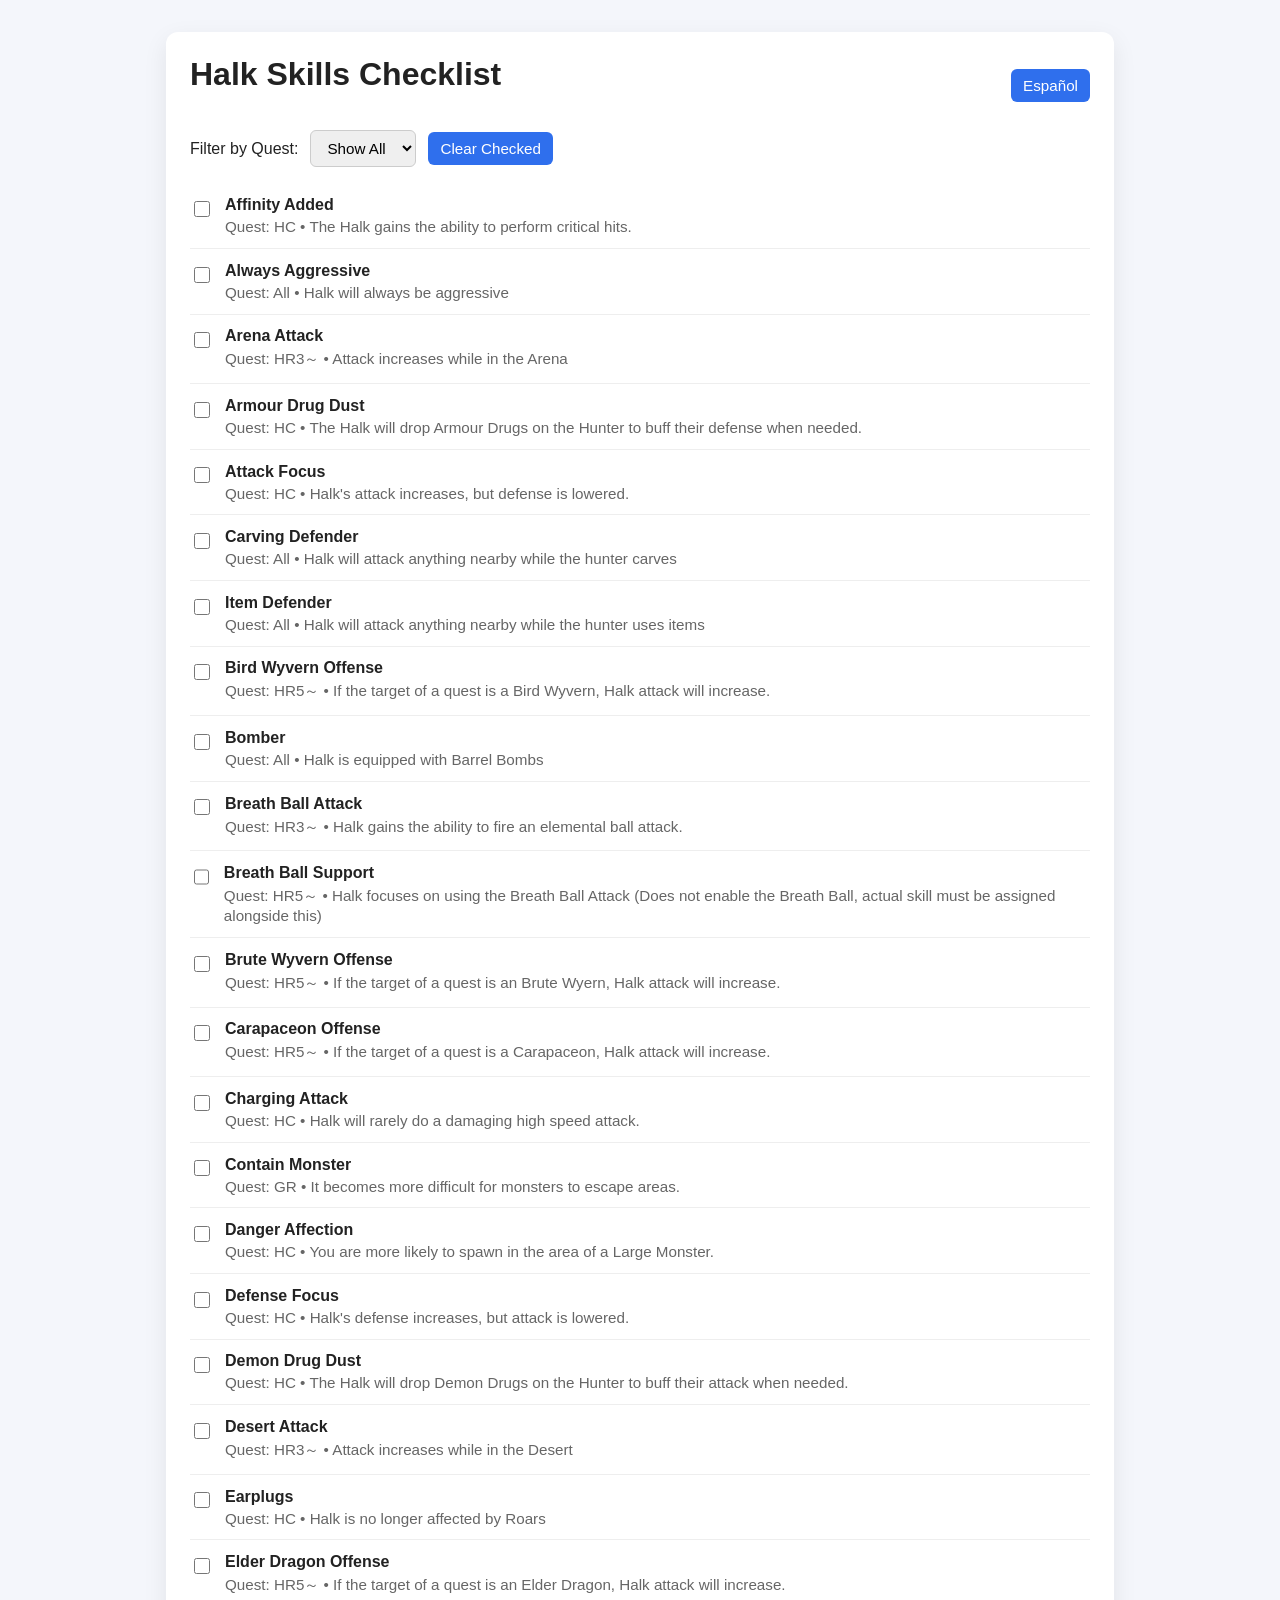
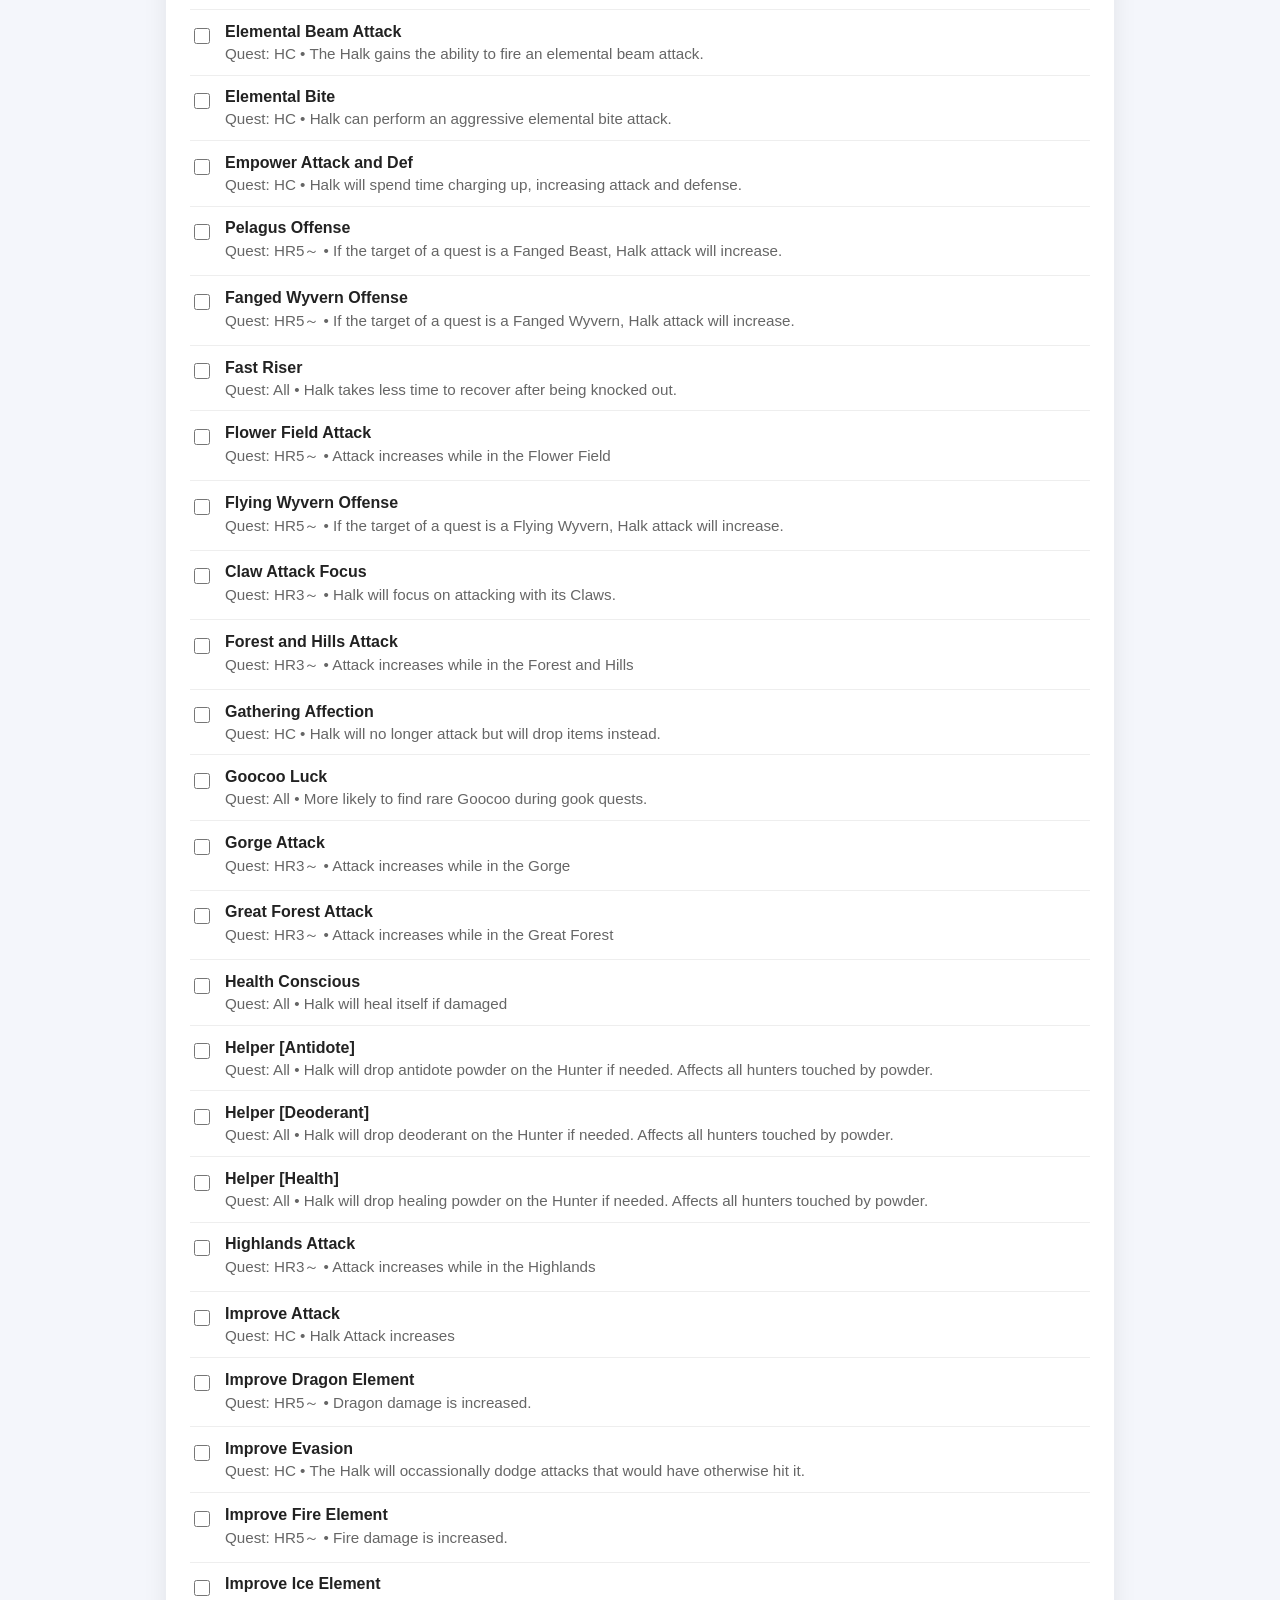
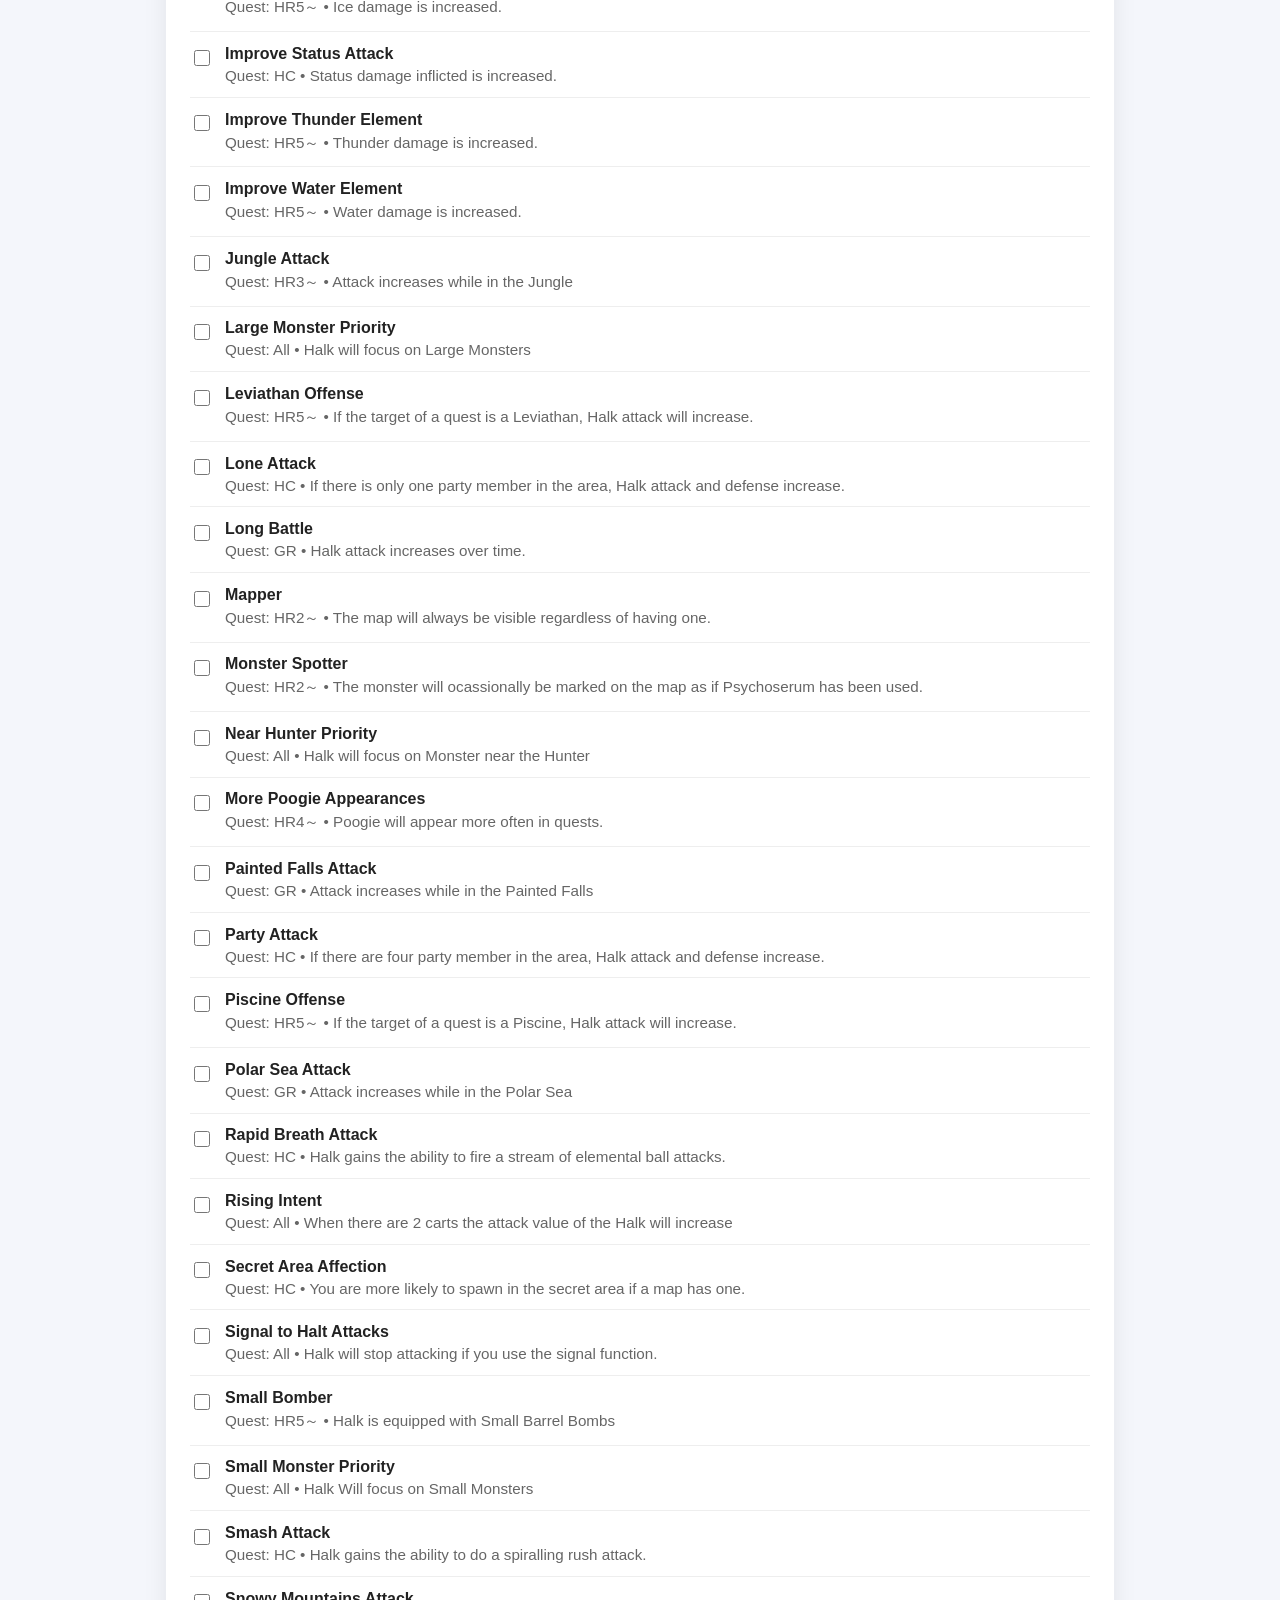
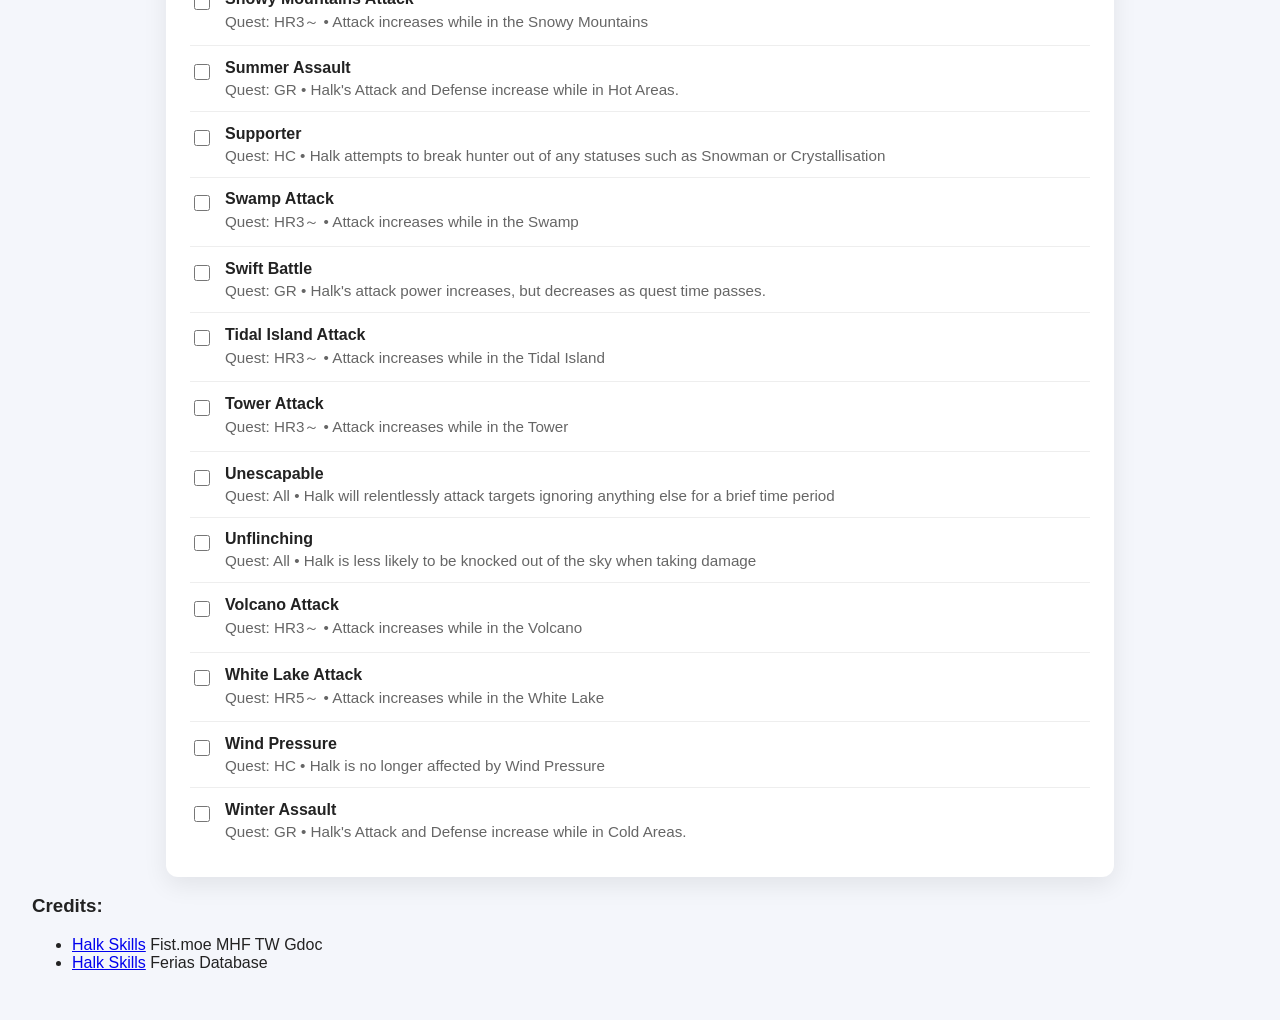
<file: index.html>
<!DOCTYPE html>
<html lang="en">
  <head>
    <meta charset="UTF-8" />
    <meta name="viewport" content="width=device-width, initial-scale=1.0" />
    <title>Halk Skills Checklist</title>
    <link rel="stylesheet" href="styles.css" />
  </head>
  <body>
    <div class="card">
      <div class="header">
        <h1>Halk Skills Checklist</h1>
        <a class="lang-switcher" href="index-es.html">Español</a>
      </div>
      <div class="toolbar">
        <label for="quest-filter">Filter by Quest:</label>
        <select id="quest-filter">
          <option value="all">Show All</option>
        </select>
        <button id="clear-checked" type="button">Clear Checked</button>
      </div>
      <ul id="skill-list">
        <li>Loading skills...</li>
      </ul>
    </div>
    <div class="credits">
        <h3>Credits:</h3>
        <ul>
          <li><a href="https://docs.google.com/spreadsheets/d/17c7OXNxcAZmT0MWRePekAZXQQqdCo7S8ICuXPsgK8Is/edit?gid=515739494#gid=515739494">Halk Skills</a> Fist.moe MHF TW Gdoc</li>
          <li><a href="https://xl3lackout.github.io/MHFZ-Ferias-English-Project/npc/myholk_book.htm">Halk Skills</a> Ferias Database</li>
        </ul>
    </div>

    <script>
      const skillList = document.getElementById("skill-list");
      const questFilter = document.getElementById("quest-filter");
      const clearCheckedButton = document.getElementById("clear-checked");
      const storageKey = "halk-skill-checks";
      let allSkills = [];

      function getSavedChecks() {
        const saved = localStorage.getItem(storageKey);
        return saved ? JSON.parse(saved) : {};
      }

      function saveChecks(checks) {
        localStorage.setItem(storageKey, JSON.stringify(checks));
      }

      function populateQuestFilter(skills) {
        const quests = [...new Set(skills.map((skill) => skill.Quest).filter((quest) => quest && quest !== "All"))].sort();
        const currentValue = questFilter.value;
        questFilter.innerHTML = '<option value="all">Show All</option>';

        quests.forEach((quest) => {
          const option = document.createElement("option");
          option.value = quest;
          option.textContent = quest;
          if (quest === currentValue) {
            option.selected = true;
          }
          questFilter.appendChild(option);
        });
      }

      function renderSkills(skills) {
        const savedChecks = getSavedChecks();
        const selectedQuest = questFilter.value;
        skillList.innerHTML = "";

        const visibleSkills = skills.filter((skill) => {
          if (selectedQuest === "all") {
            return true;
          }
          return skill.Quest === selectedQuest || skill.Quest === "All";
        });

        if (visibleSkills.length === 0) {
          skillList.innerHTML = "<li>No skills match this filter.</li>";
          return;
        }

        visibleSkills.forEach((skill, originalIndex) => {
          const index = skills.indexOf(skill);
          const isChecked = Boolean(savedChecks[index]) || String(skill["Aquired?"]).toUpperCase() === "TRUE";
          const item = document.createElement("li");
          item.className = isChecked ? "checked" : "";

          item.innerHTML = `
            <input type="checkbox" id="skill-${index}" ${isChecked ? "checked" : ""}>
            <label class="item-text" for="skill-${index}">
              <strong>${skill.Book}</strong>
              <div class="meta">Quest: ${skill.Quest} • ${skill["Effect Description"]}</div>
            </label>
          `;

          const checkbox = item.querySelector("input");
          checkbox.addEventListener("change", (event) => {
            const checks = getSavedChecks();
            checks[index] = event.target.checked;
            saveChecks(checks);
            item.classList.toggle("checked", event.target.checked);
          });

          skillList.appendChild(item);
        });
      }

      questFilter.addEventListener("change", () => {
        renderSkills(allSkills);
      });

      clearCheckedButton.addEventListener("click", () => {
        const checks = getSavedChecks();
        Object.keys(checks).forEach((key) => {
          checks[key] = false;
        });
        saveChecks(checks);
        renderSkills(allSkills);
      });

      async function loadSkills() {
        try {
          const response = await fetch("./skills.json");
          if (!response.ok) {
            throw new Error("Failed to load skills.json");
          }

          allSkills = await response.json();
          populateQuestFilter(allSkills);
          renderSkills(allSkills);
        } catch (error) {
          skillList.innerHTML = "<li>Unable to load the checklist. Make sure the page is being served from a local server.</li>";
          console.error(error);
        }
      }

      loadSkills();
    </script>
  </body>
</html>
</file>
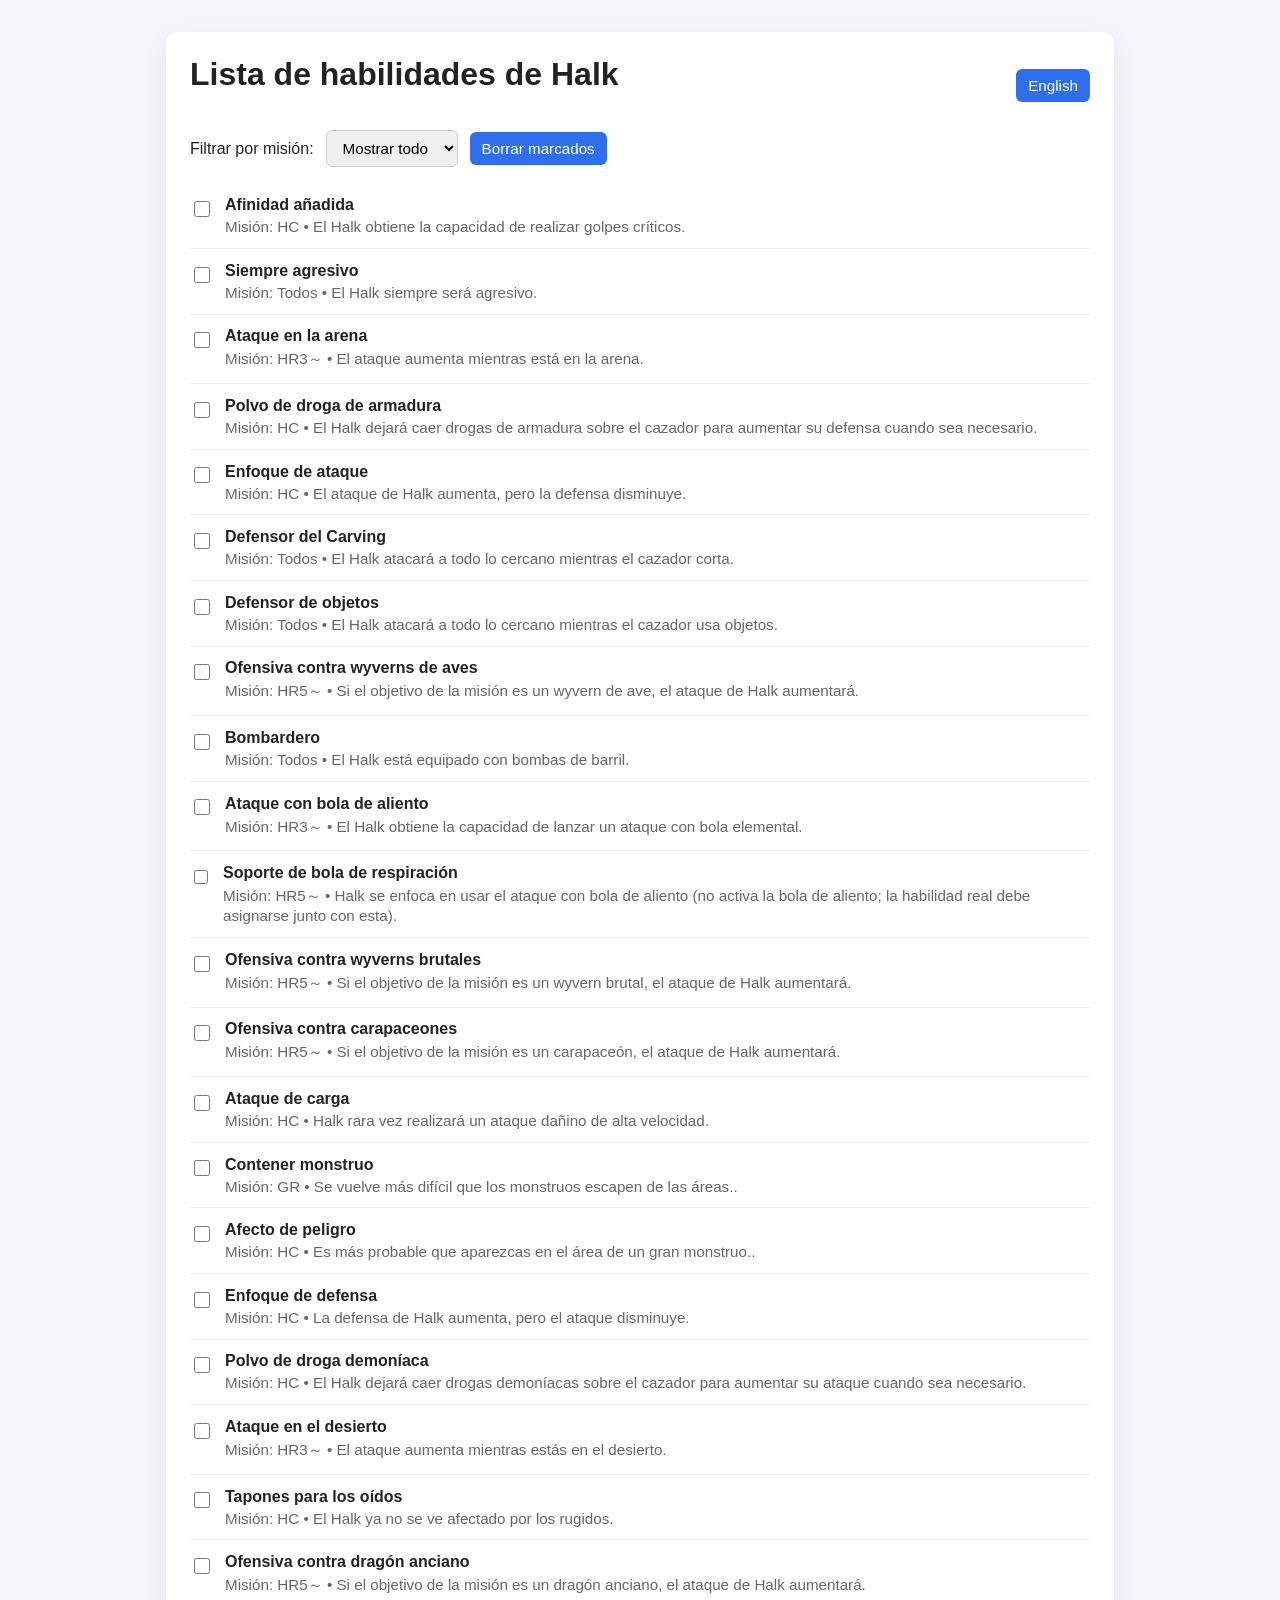
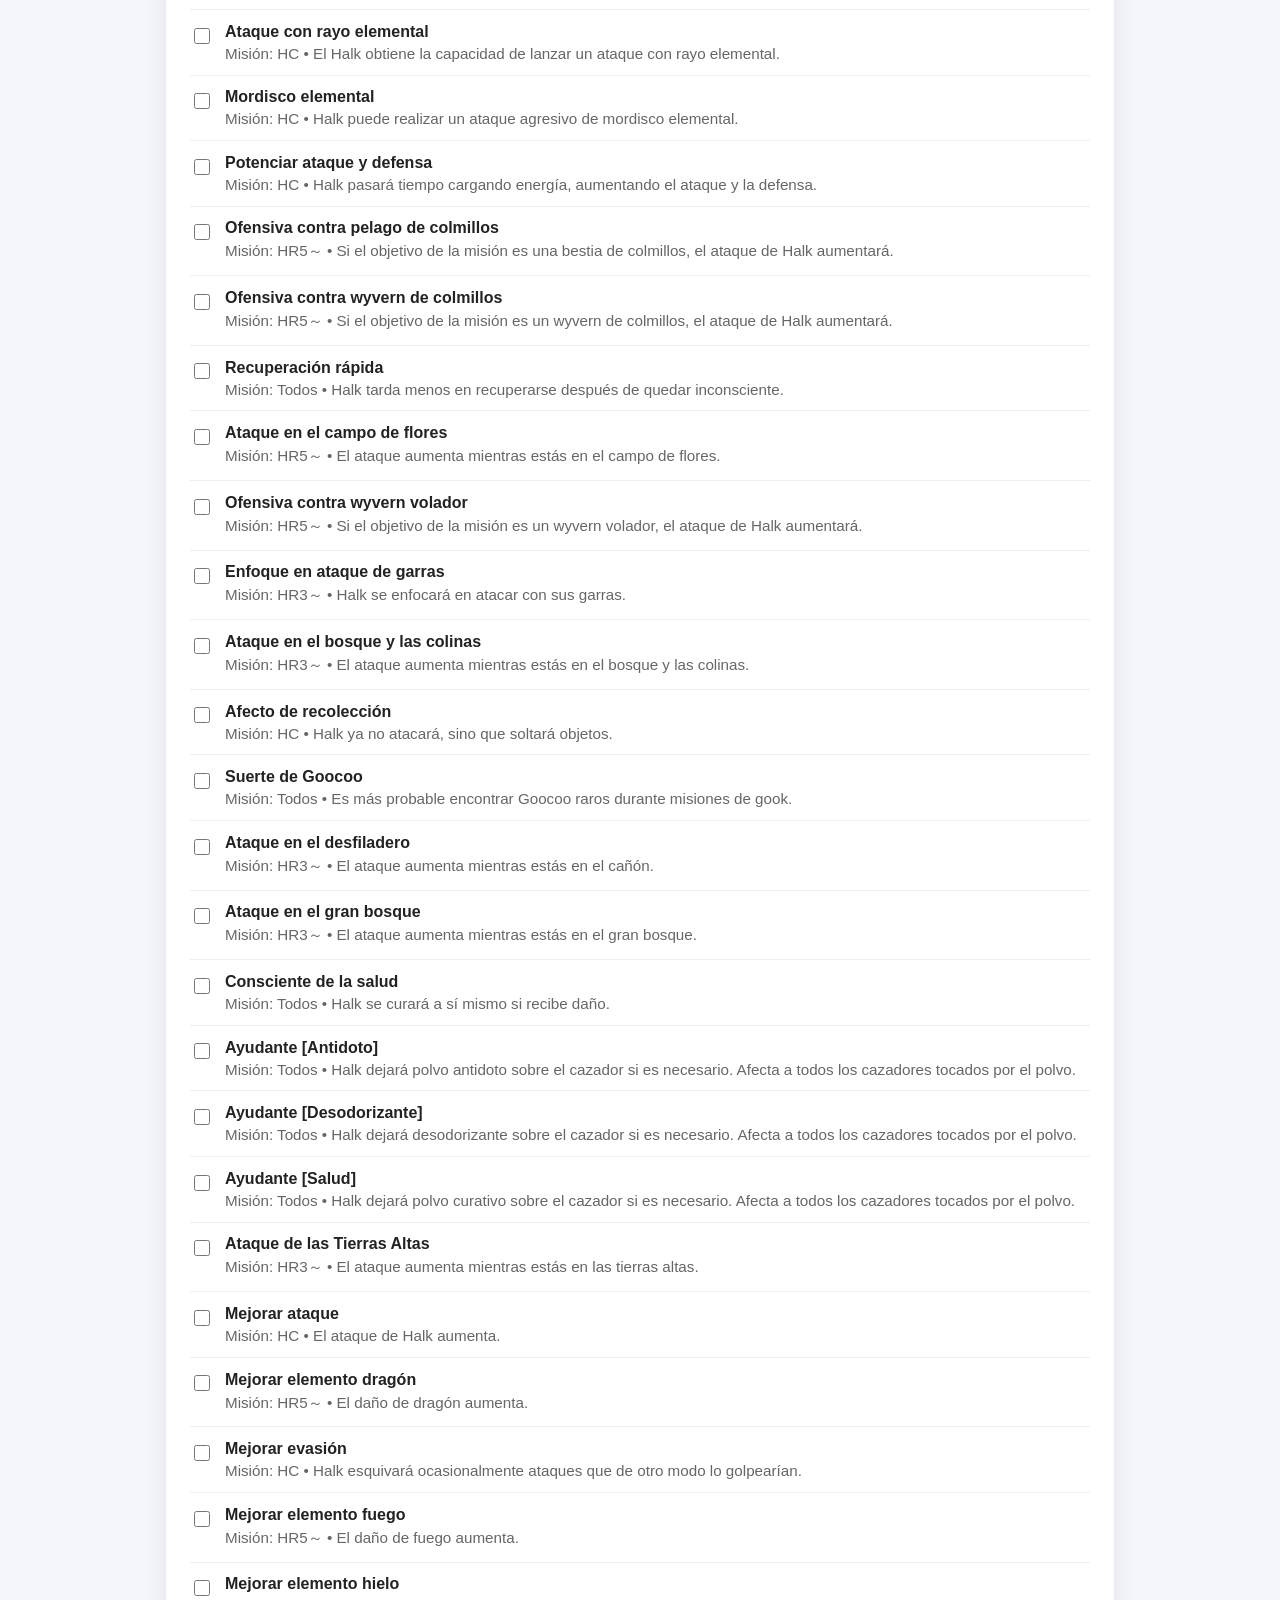
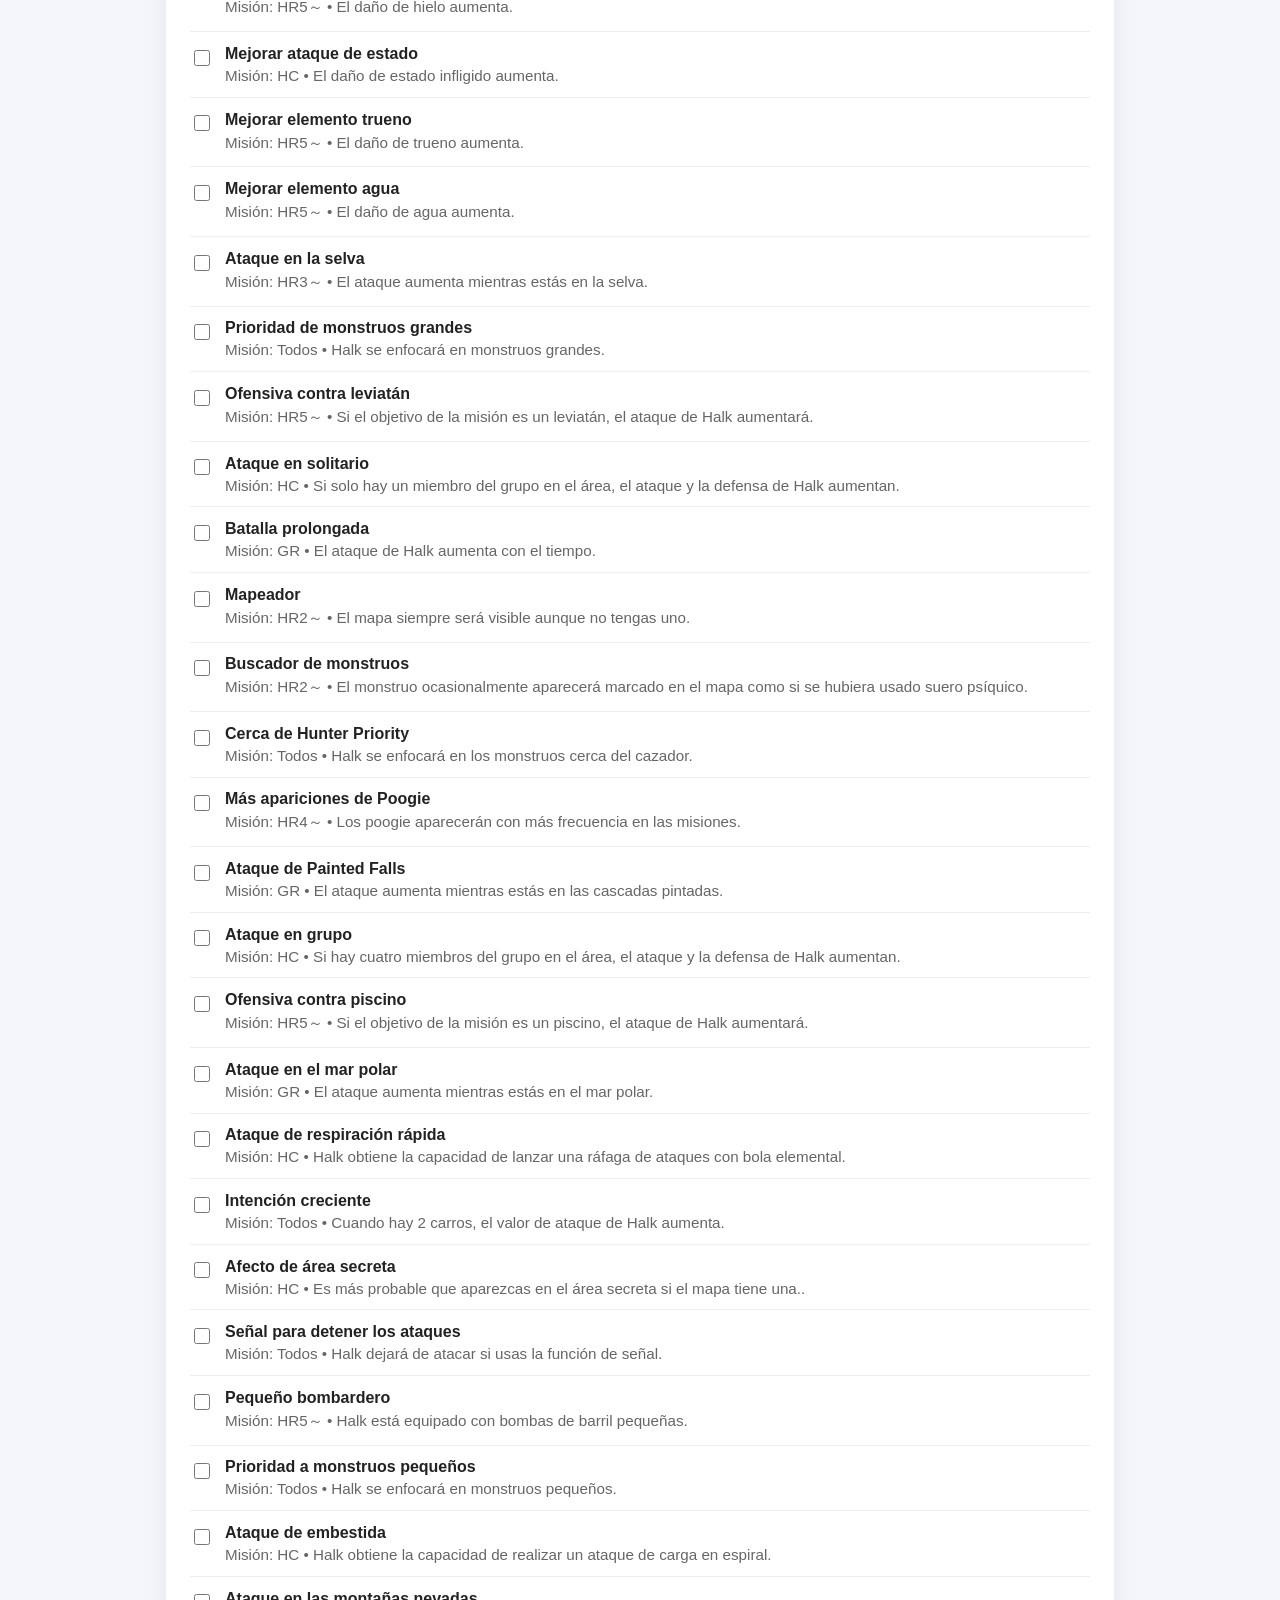
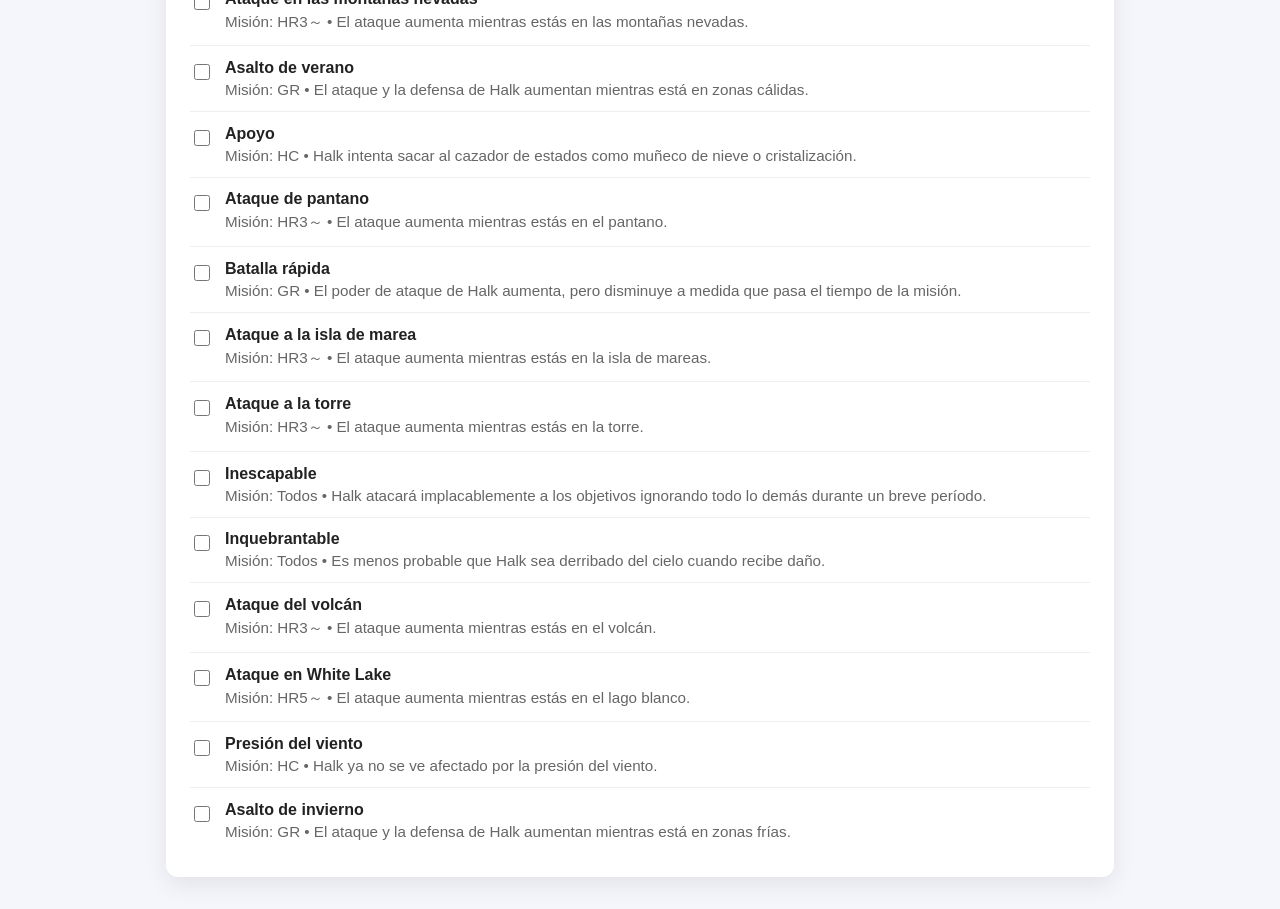
<file: index-es.html>
<!DOCTYPE html>
<html lang="es">
  <head>
    <meta charset="UTF-8" />
    <meta name="viewport" content="width=device-width, initial-scale=1.0" />
    <title>Lista de habilidades de Halk</title>
    <link rel="stylesheet" href="styles.css" />
  </head>
  <body>
    <div class="card">
      <div class="header">
        <h1>Lista de habilidades de Halk</h1>
        <a class="lang-switcher" href="index.html">English</a>
      </div>
      <div class="toolbar">
        <label for="quest-filter">Filtrar por misión:</label>
        <select id="quest-filter">
          <option value="all">Mostrar todo</option>
        </select>
        <button id="clear-checked" type="button">Borrar marcados</button>
      </div>
      <ul id="skill-list">
        <li>Cargando habilidades...</li>
      </ul>
    </div>

    <script>
      const skillList = document.getElementById("skill-list");
      const questFilter = document.getElementById("quest-filter");
      const clearCheckedButton = document.getElementById("clear-checked");
      const storageKey = "halk-skill-checks-es";
      let allSkills = [];

      function getSavedChecks() {
        const saved = localStorage.getItem(storageKey);
        return saved ? JSON.parse(saved) : {};
      }

      function saveChecks(checks) {
        localStorage.setItem(storageKey, JSON.stringify(checks));
      }

      function populateQuestFilter(skills) {
        const quests = [...new Set(skills.map((skill) => skill.Quest).filter((quest) => quest && quest !== "All"))].sort();
        const currentValue = questFilter.value;
        questFilter.innerHTML = '<option value="all">Mostrar todo</option>';

        quests.forEach((quest) => {
          const option = document.createElement("option");
          option.value = quest;
          option.textContent = quest;
          if (quest === currentValue) {
            option.selected = true;
          }
          questFilter.appendChild(option);
        });
      }

      function renderSkills(skills) {
        const savedChecks = getSavedChecks();
        const selectedQuest = questFilter.value;
        skillList.innerHTML = "";

        const visibleSkills = skills.filter((skill) => {
          if (selectedQuest === "all") {
            return true;
          }
          return skill.Quest === selectedQuest || skill.Quest === "All";
        });

        if (visibleSkills.length === 0) {
          skillList.innerHTML = "<li>No hay habilidades que coincidan con este filtro.</li>";
          return;
        }

        visibleSkills.forEach((skill, originalIndex) => {
          const index = skills.indexOf(skill);
          const isChecked = Boolean(savedChecks[index]) || String(skill["Aquired?"] ?? "").toUpperCase() === "TRUE";
          const item = document.createElement("li");
          item.className = isChecked ? "checked" : "";

          item.innerHTML = `
            <input type="checkbox" id="skill-${index}" ${isChecked ? "checked" : ""}>
            <label class="item-text" for="skill-${index}">
              <strong>${skill.translations?.es?.Book || skill.Book}</strong>
              <div class="meta">Misión: ${skill.translations?.es?.Quest || skill.Quest} • ${skill.translations?.es?.["Effect Description"] || skill["Effect Description"]}</div>
            </label>
          `;

          const checkbox = item.querySelector("input");
          checkbox.addEventListener("change", (event) => {
            const checks = getSavedChecks();
            checks[index] = event.target.checked;
            saveChecks(checks);
            item.classList.toggle("checked", event.target.checked);
          });

          skillList.appendChild(item);
        });
      }

      questFilter.addEventListener("change", () => {
        renderSkills(allSkills);
      });

      clearCheckedButton.addEventListener("click", () => {
        const checks = getSavedChecks();
        Object.keys(checks).forEach((key) => {
          checks[key] = false;
        });
        saveChecks(checks);
        renderSkills(allSkills);
      });

      async function loadSkills() {
        try {
          const response = await fetch("./skills.json");
          if (!response.ok) {
            throw new Error("No se pudo cargar skills.json");
          }

          allSkills = await response.json();
          populateQuestFilter(allSkills);
          renderSkills(allSkills);
        } catch (error) {
          skillList.innerHTML = "<li>No se pudo cargar la lista. Asegúrate de abrir la página desde un servidor local.</li>";
          console.error(error);
        }
      }

      loadSkills();
    </script>
  </body>
</html>
</file>
<file: styles.css>
body {
        font-family: Arial, sans-serif;
        background: #f4f6fb;
        color: #222;
        margin: 0;
        padding: 2rem;
      }

      .card {
        max-width: 900px;
        margin: 0 auto;
        background: white;
        border-radius: 12px;
        padding: 1.5rem;
        box-shadow: 0 8px 24px rgba(0, 0, 0, 0.08);
      }

      h1 {
        margin-top: 0;
      }

      #skill-list {
        list-style: none;
        padding: 0;
        margin: 0;
      }

      #skill-list li {
        display: flex;
        gap: 0.75rem;
        align-items: flex-start;
        padding: 0.8rem 0;
        border-bottom: 1px solid #eee;
      }

      #skill-list li:last-child {
        border-bottom: none;
      }

      #skill-list li.checked .item-text {
        text-decoration: line-through;
        color: #777;
      }

      input[type="checkbox"] {
        margin-top: 0.3rem;
        width: 1rem;
        height: 1rem;
      }

      .item-text strong {
        display: block;
        margin-bottom: 0.25rem;
      }

      .meta {
        font-size: 0.95rem;
        color: #666;
      }

      .header {
        display: flex;
        justify-content: space-between;
        align-items: center;
        gap: 1rem;
        margin-bottom: 1rem;
      }

      .toolbar {
        display: flex;
        gap: 0.75rem;
        align-items: center;
        margin-bottom: 1rem;
        flex-wrap: wrap;
      }

      .lang-switcher {
        display: inline-block;
        padding: 0.5rem 0.75rem;
        border-radius: 6px;
        background: #2f6fed;
        color: white;
        text-decoration: none;
        font-size: 0.95rem;
      }

      .lang-switcher:hover {
        background: #2558c7;
      }

      .credit {
        font-size: 0.85rem;
        color: #999;
        text-align: left;
        margin-top: 2rem;
      }
      


      select,
      button {
        padding: 0.5rem 0.75rem;
        border-radius: 6px;
        border: 1px solid #ccc;
        font-size: 0.95rem;
      }

      button {
        cursor: pointer;
        background: #2f6fed;
        color: white;
        border: none;
      }

      button:hover {
        background: #2558c7;
      }
</file>
